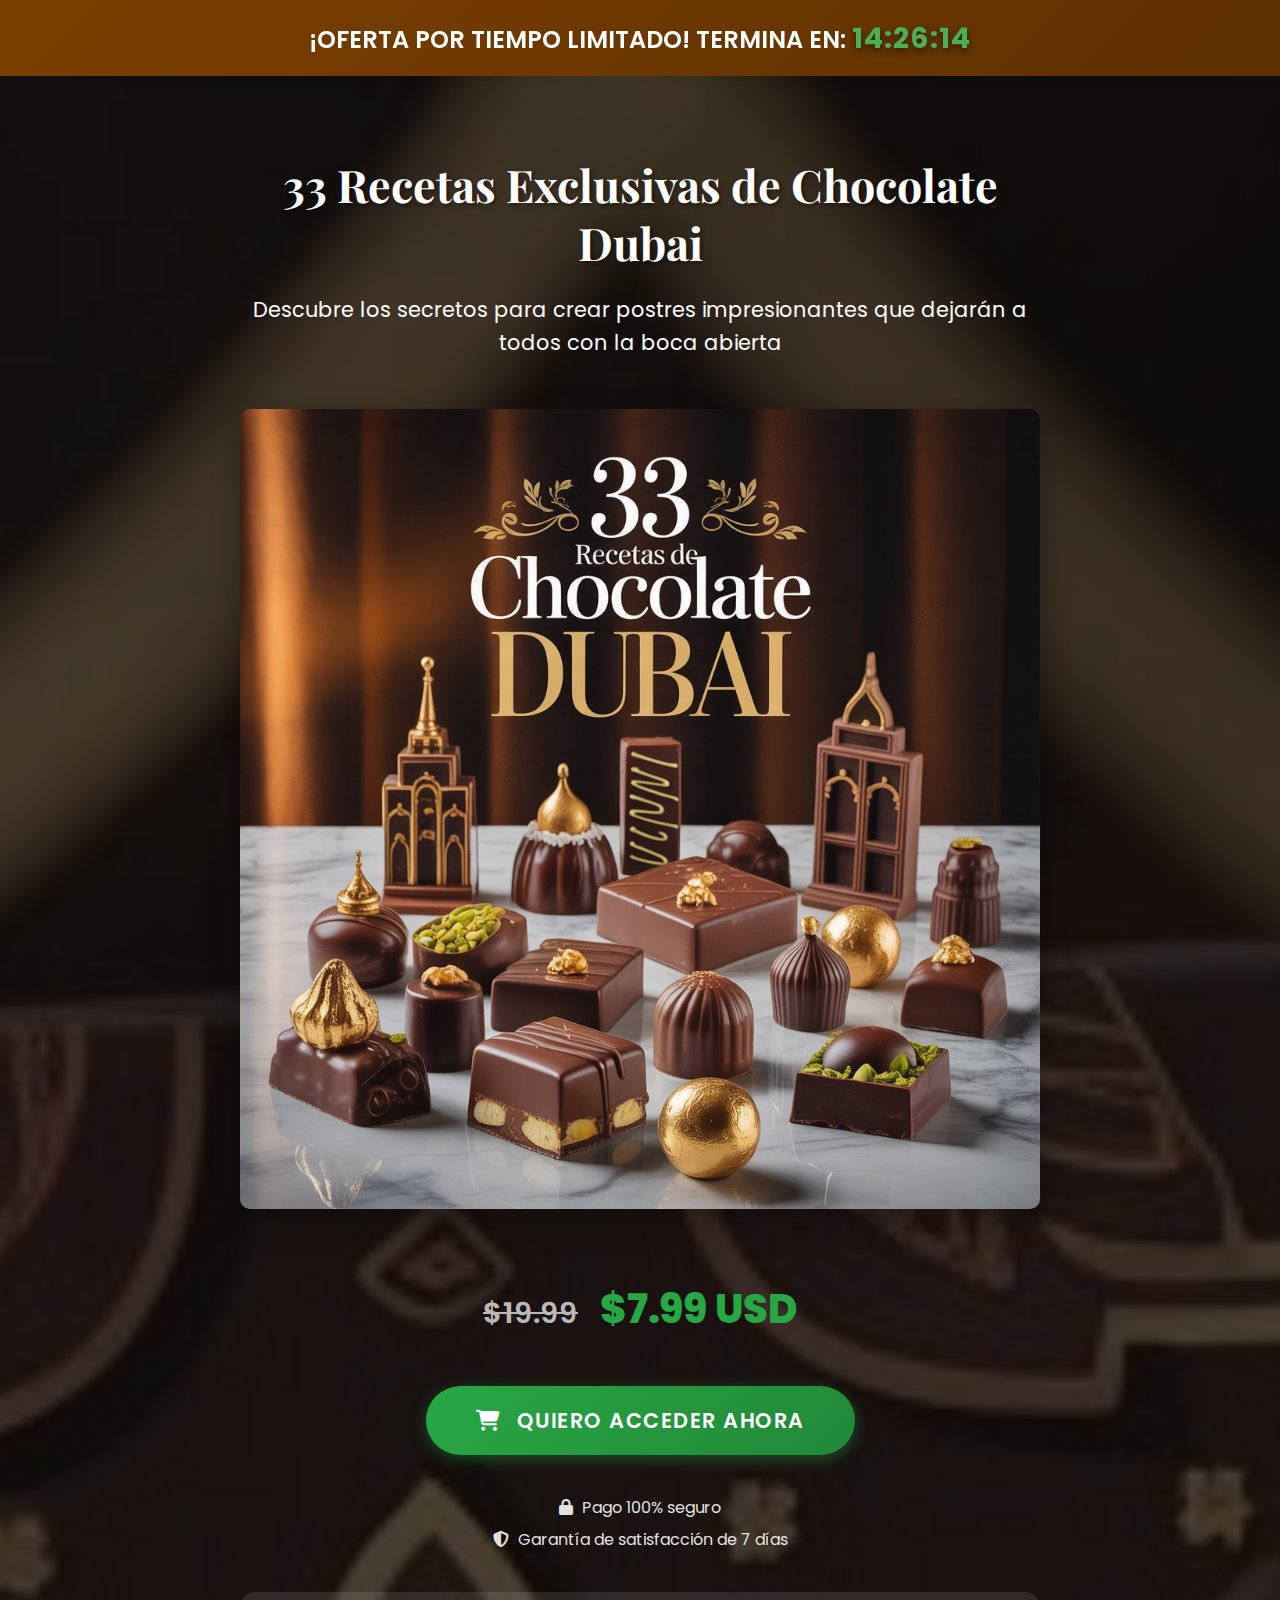
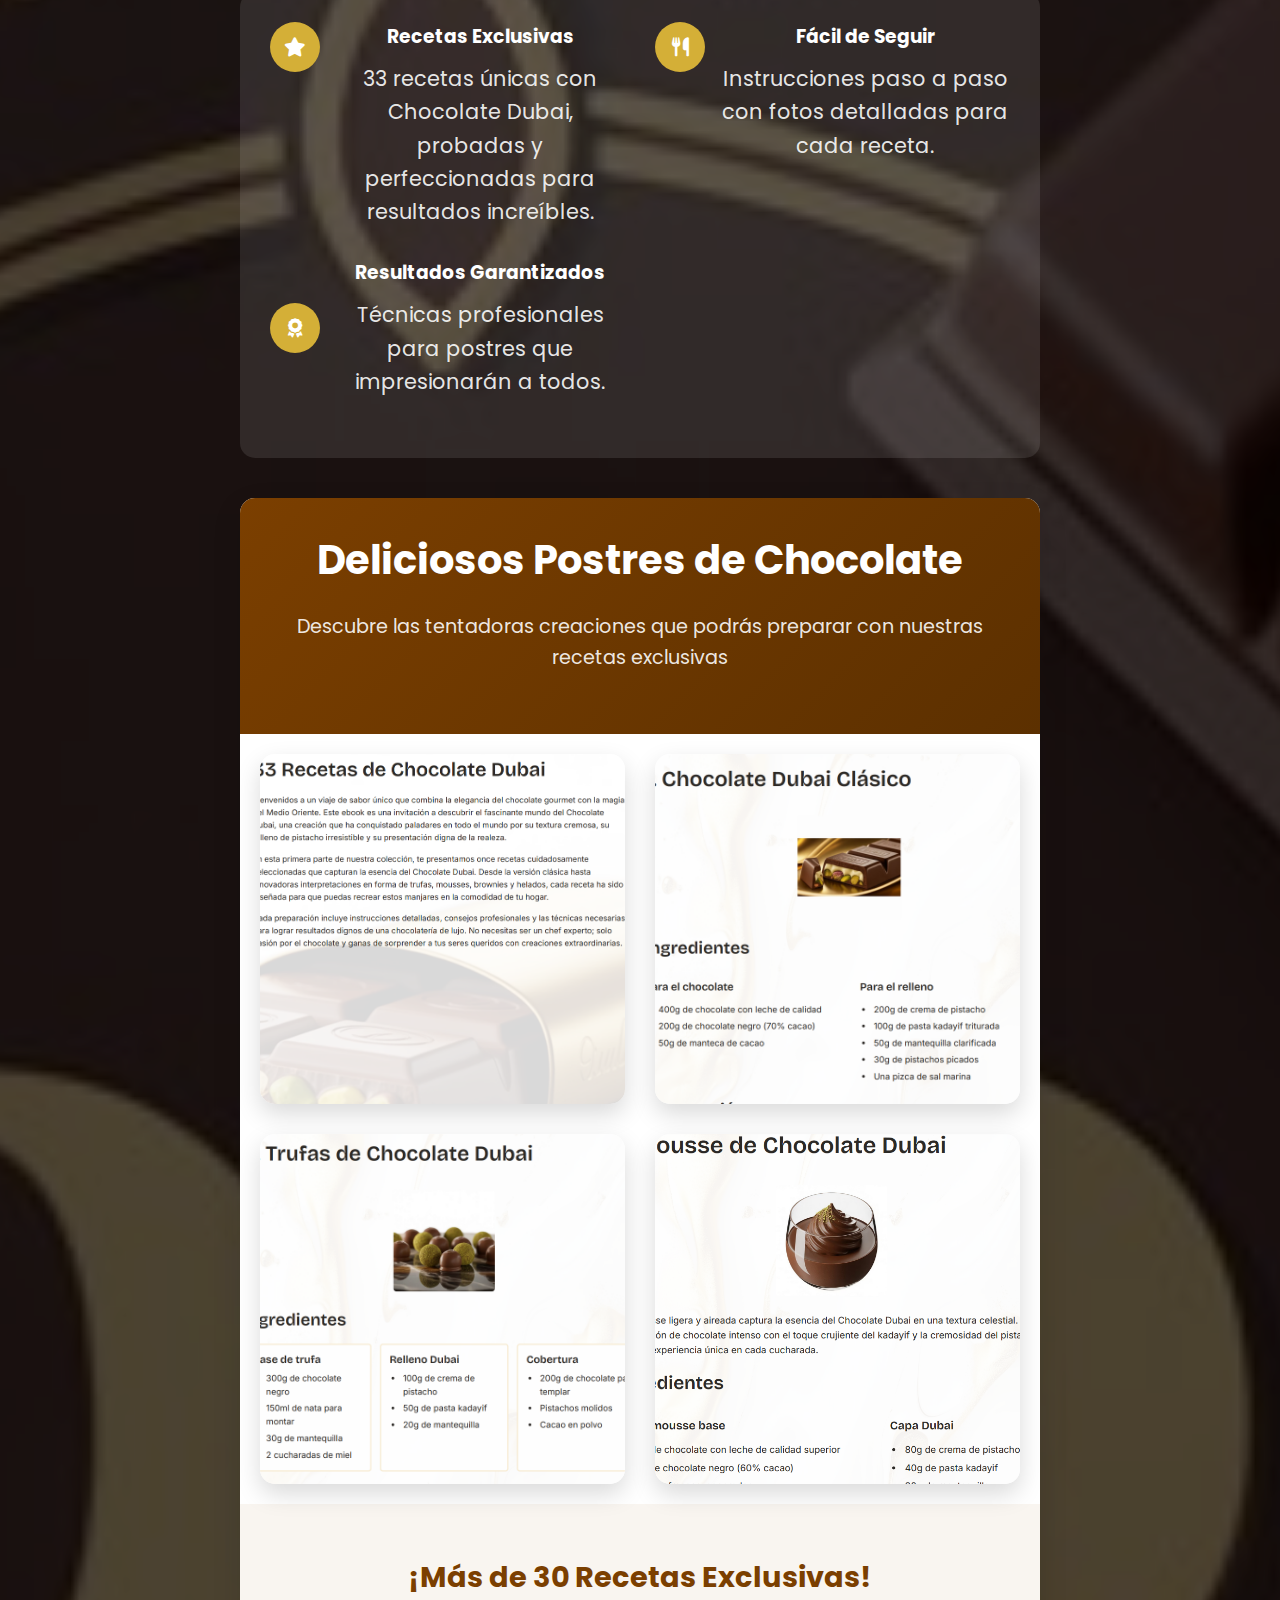
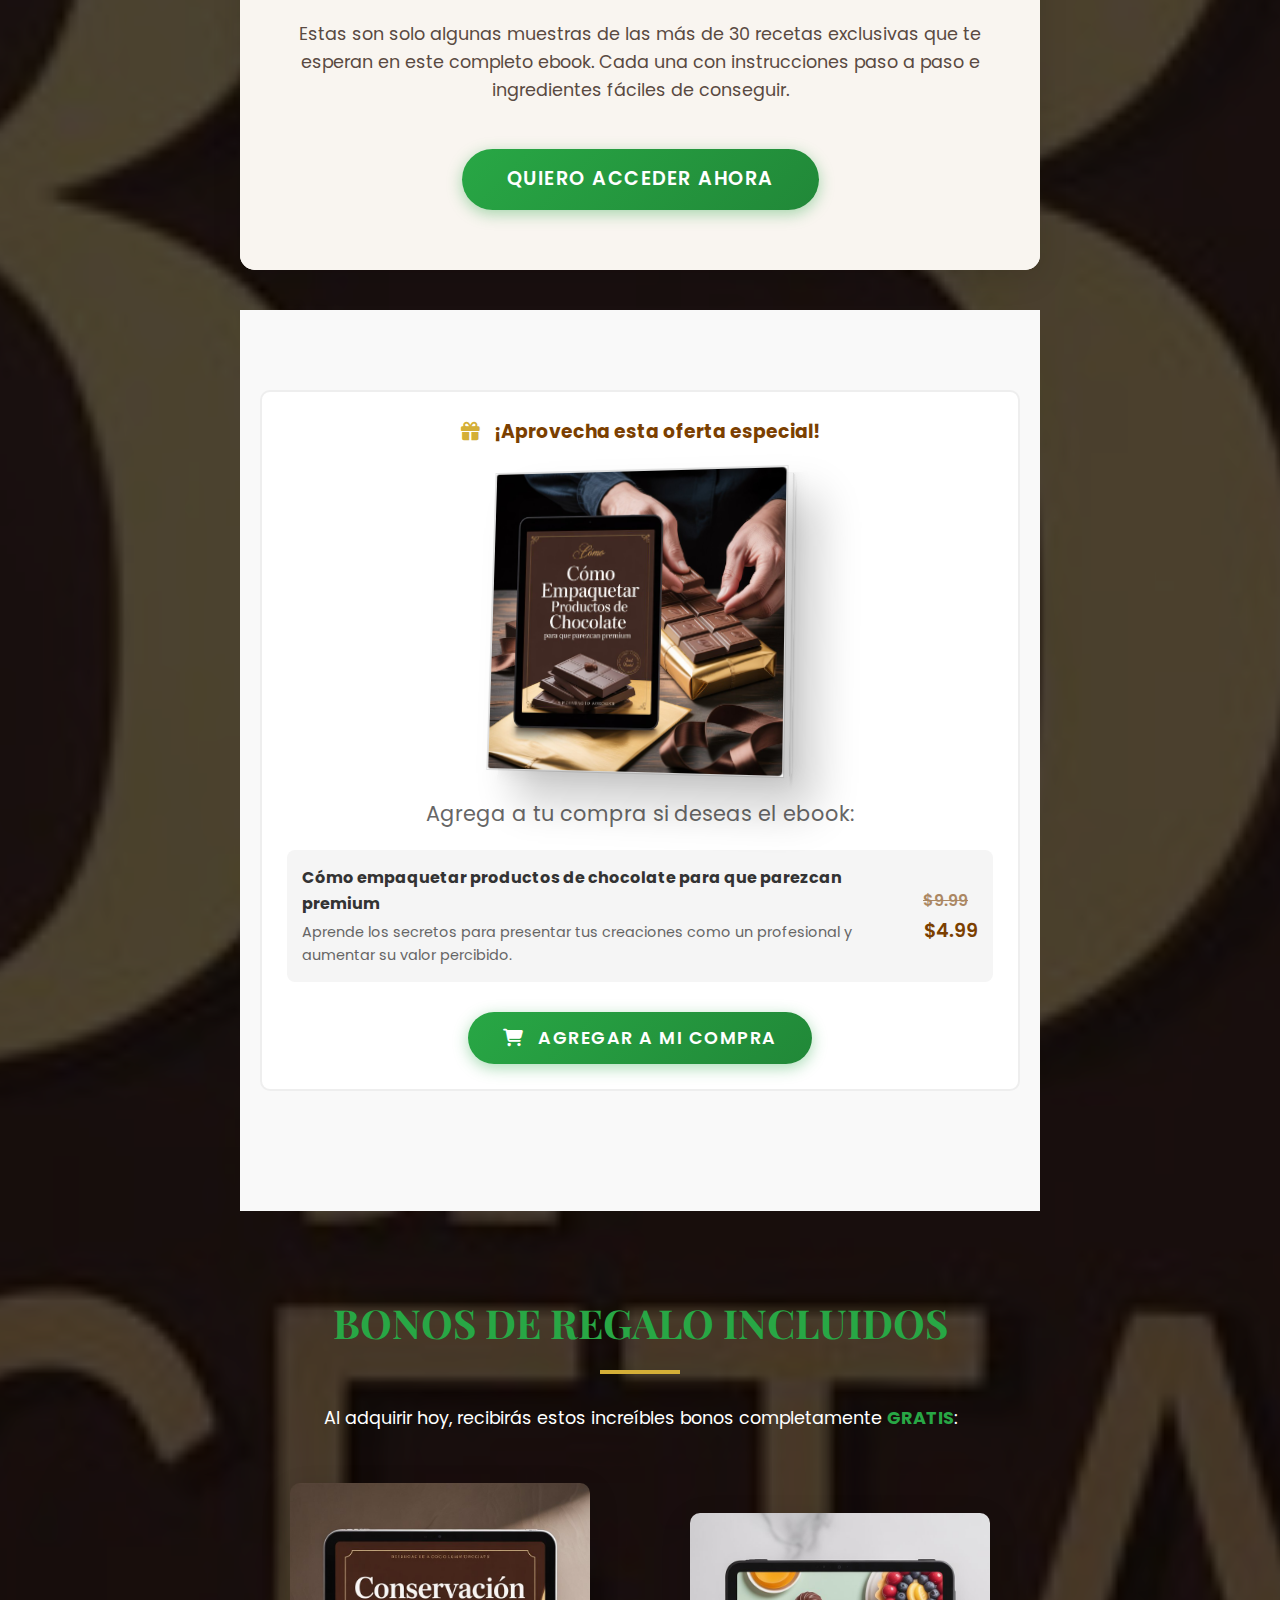
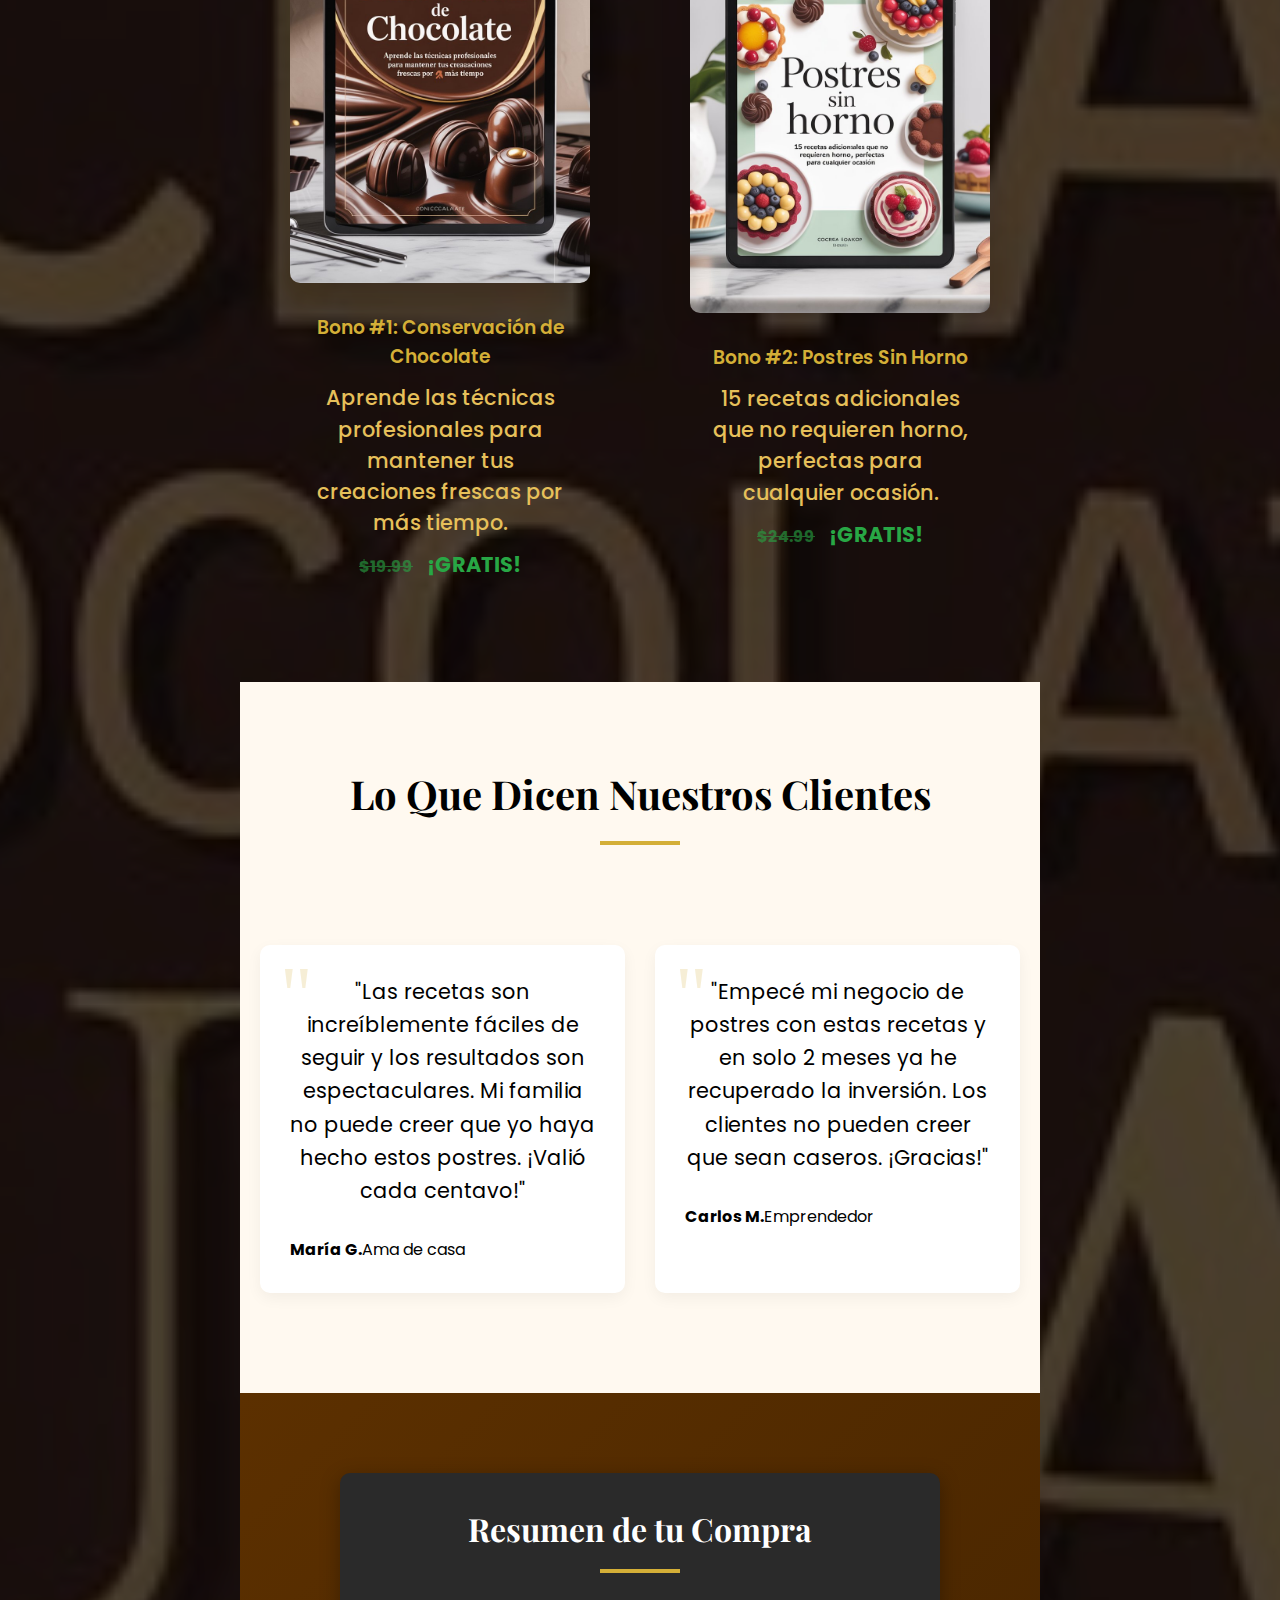
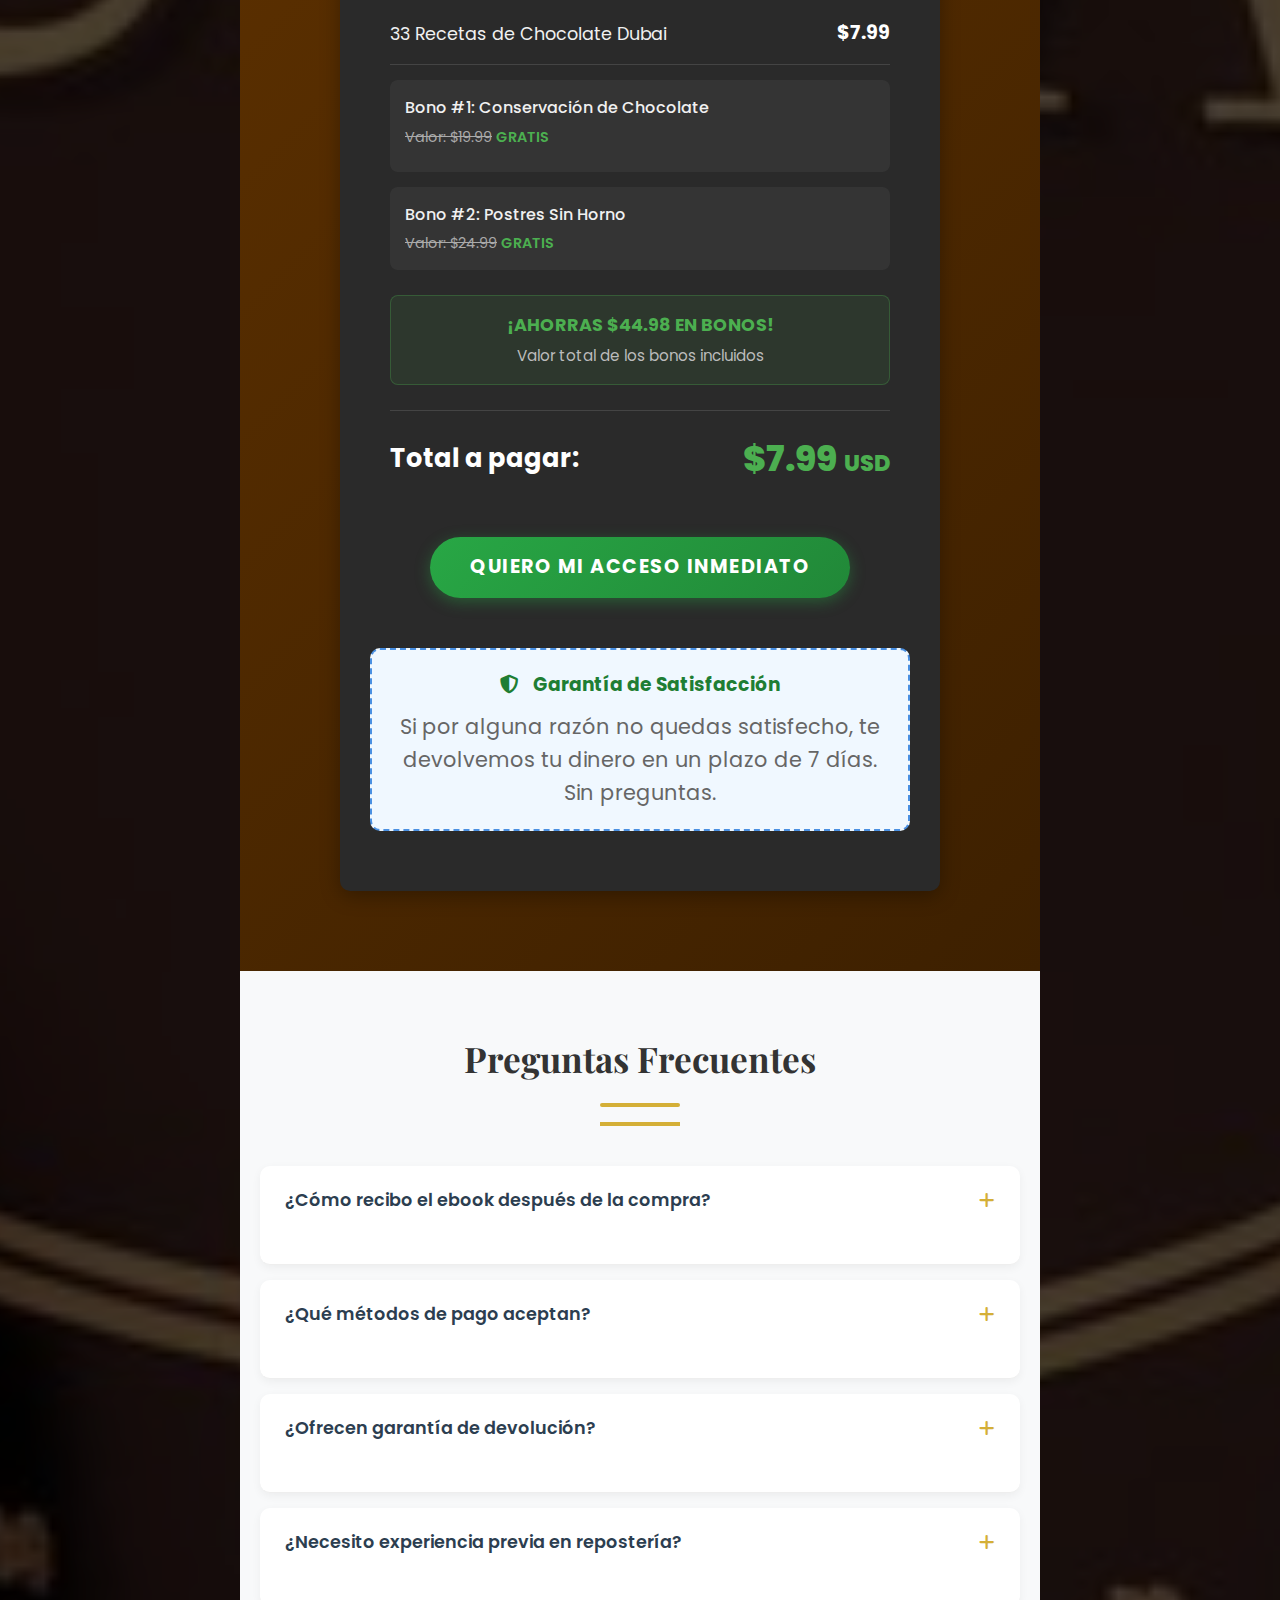
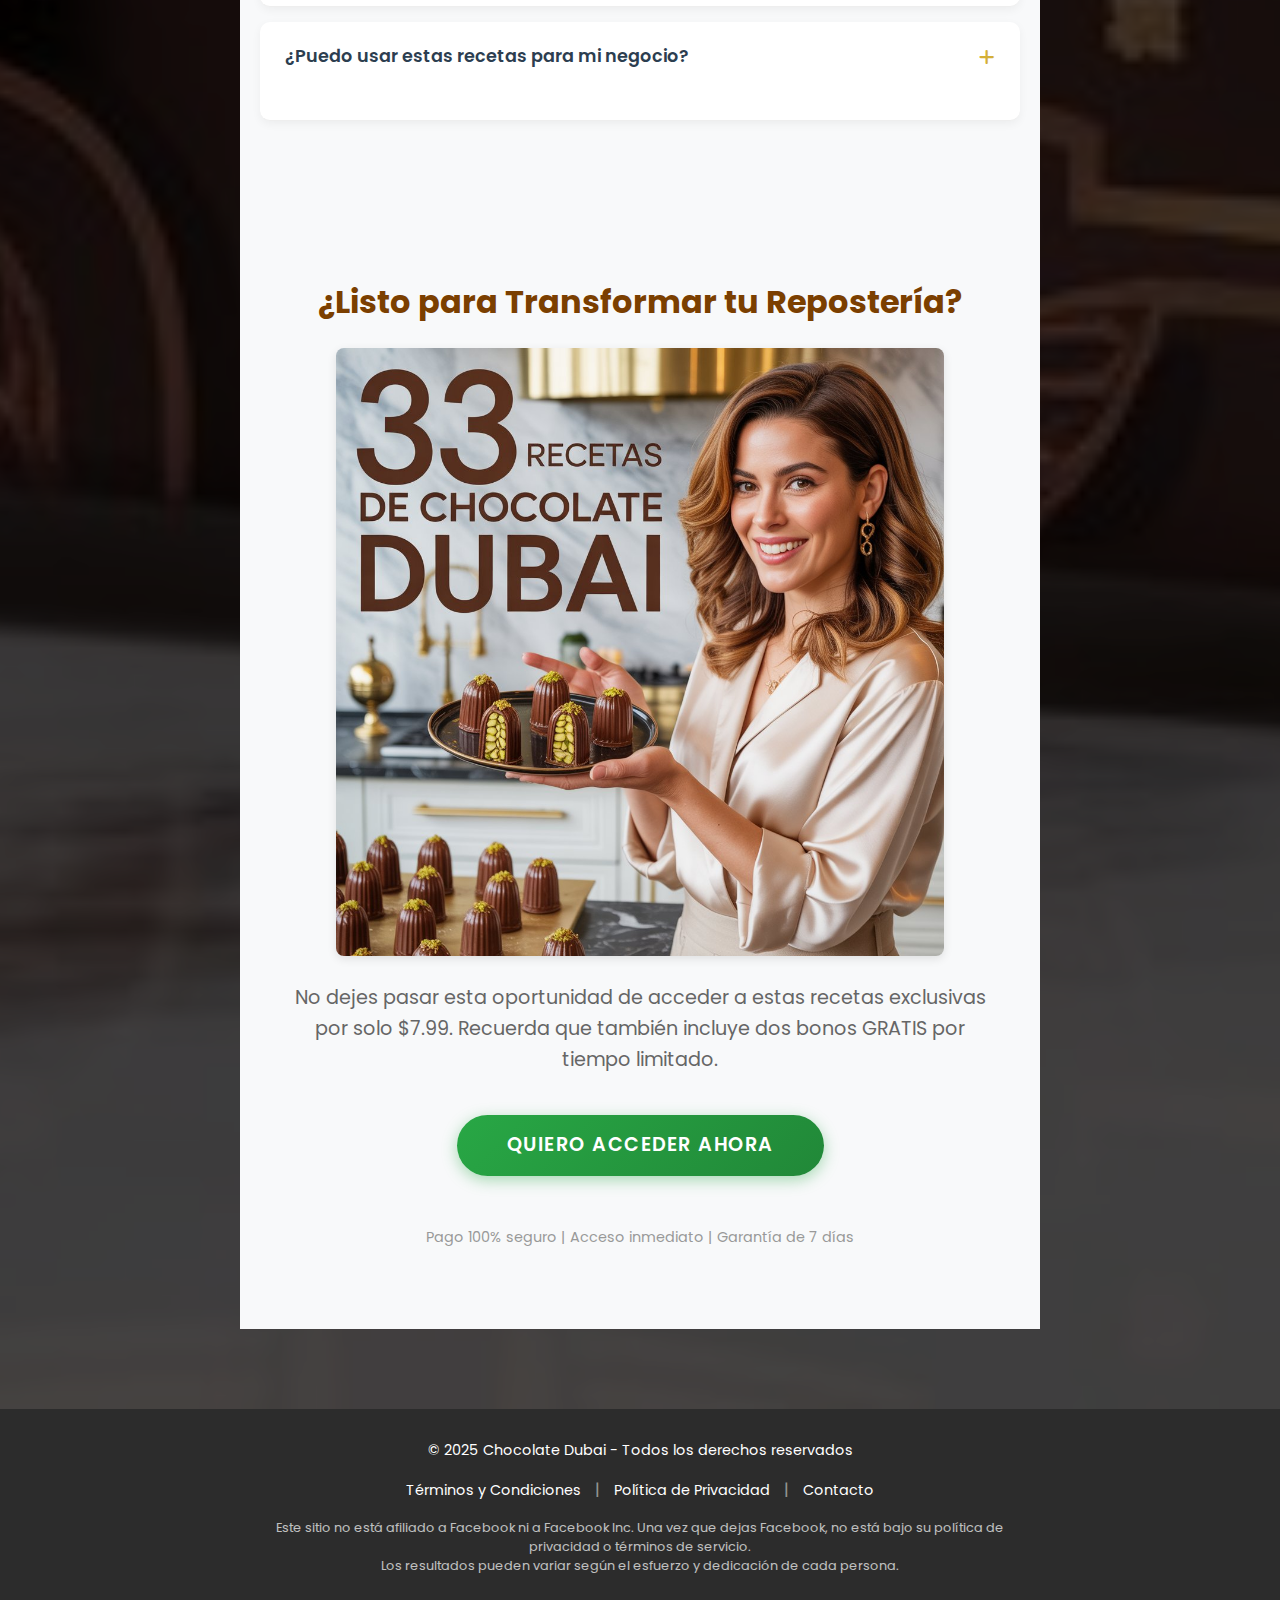
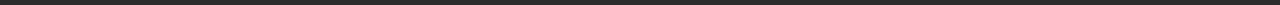
<file: index.html>
<!DOCTYPE html>
<html lang="es">
<head>
    <meta charset="UTF-8">
    <meta name="viewport" content="width=device-width, initial-scale=1.0">
    <title>33 Recetas Exclusivas de Chocolate Dubai | ¡Delicias que Sorprenderán!</title>
    <meta name="description" content="Descubre los secretos del Chocolate Dubai con 33 recetas exclusivas. ¡Transforma tu repostería con estos deliciosos postres fáciles de preparar!">
    
    <!-- Google Fonts -->
    <link rel="preconnect" href="https://fonts.googleapis.com">
    <link rel="preconnect" href="https://fonts.gstatic.com" crossorigin>
    <link href="https://fonts.googleapis.com/css2?family=Poppins:wght@300;400;500;600;700&family=Playfair+Display:wght@400;500;600;700&display=swap" rel="stylesheet">
    
    <!-- Font Awesome -->
    <link rel="stylesheet" href="https://cdnjs.cloudflare.com/ajax/libs/font-awesome/6.4.0/css/all.min.css">
    
    <style>
        :root {
            --primary: #7B3F00;        /* Rich Chocolate Brown */
            --primary-hover: #5c3000;  /* Darker Brown */
            --secondary: #D4AF37;      /* Gold */
            --dark: #4a2c12;          /* Dark Brown */
            --light: #fff9f0;         /* Light Beige */
            --white: #ffffff;
            --danger: #dc3545;        /* For countdown */
        }
        
        * {
            margin: 0;
            padding: 0;
            box-sizing: border-box;
        }
        
        body {
            font-family: 'Poppins', sans-serif;
            line-height: 1.6;
            color: var(--dark);
            background-color: var(--white);
            overflow-x: hidden;
        }
        
        .container {
            max-width: 1140px;
            margin: 0 auto;
            padding: 0 20px;
        }
        
        /* Header */
        .header {
            background: linear-gradient(rgba(0, 0, 0, 0.7), rgba(0, 0, 0, 0.7)), url('Imagenes/Portada principal.jpeg') no-repeat center center/cover;
            min-height: 100vh;
            display: flex;
            align-items: center;
            text-align: center;
            color: white;
            position: relative;
            padding: 80px 0;
        }
        
        .header-content {
            max-width: 800px;
            margin: 0 auto;
            position: relative;
            z-index: 2;
        }
        
        .header h1 {
            font-family: 'Playfair Display', serif;
            font-size: 2.8rem;
            margin-bottom: 20px;
            text-shadow: 2px 2px 4px rgba(0,0,0,0.5);
            line-height: 1.3;
        }
        
        .header p {
            font-size: 1.3rem;
            margin-bottom: 30px;
            line-height: 1.6;
        }
        
        /* Countdown */
        .countdown-bar {
            background: linear-gradient(135deg, #7B3F00, #5c3000);
            color: white;
            padding: 15px 0;
            text-align: center;
            position: sticky;
            top: 0;
            z-index: 1000;
            box-shadow: 0 2px 10px rgba(0,0,0,0.1);
        }
        
        .countdown-timer {
            font-weight: 700;
            color: #4caf50;
            font-size: 1.8rem;
            text-shadow: 0 3px 6px rgba(0,0,0,0.5);
            letter-spacing: 1px;
        }
        
        /* Buttons */
        .btn {
            display: inline-block;
            background: linear-gradient(135deg, #28a745, #218838);
            color: white !important;
            padding: 15px 40px;
            border-radius: 50px;
            text-decoration: none;
            font-weight: 600;
            font-size: 1.1rem;
            text-transform: uppercase;
            letter-spacing: 1.5px;
            transition: all 0.3s ease;
            border: none;
            cursor: pointer;
            margin: 10px 5px;
            box-shadow: 0 4px 15px rgba(40, 167, 69, 0.4);
        }
        
        .btn:hover {
            background: linear-gradient(135deg, #218838, #1e7e34);
            transform: translateY(-3px);
            box-shadow: 0 6px 20px rgba(40, 167, 69, 0.6);
        }
        
        .btn:active {
            transform: translateY(1px);
            box-shadow: 0 2px 10px rgba(40, 167, 69, 0.4);
        }
        
        /* Sections */
        .section {
            padding: 80px 0;
        }
        
        .section-title {
            font-family: 'Playfair Display', serif;
            font-size: 2.5rem;
            margin-bottom: 30px;
            position: relative;
            display: inline-block;
            text-align: center;
            width: 100%;
        }
        
        .section-title:after {
            content: '';
            display: block;
            width: 80px;
            height: 4px;
            background: var(--secondary);
            margin: 15px auto 0;
        }
        
        /* Features */
        .features {
            display: grid;
            grid-template-columns: repeat(auto-fit, minmax(300px, 1fr));
            gap: 30px;
            margin: 50px 0;
        }
        
        .feature {
            background: white;
            padding: 30px;
            border-radius: 10px;
            box-shadow: 0 5px 15px rgba(0,0,0,0.05);
            text-align: center;
            transition: transform 0.3s ease;
        }
        
        .feature:hover {
            transform: translateY(-10px);
        }
        
        .feature i {
            font-size: 2.5rem;
            color: var(--secondary);
            margin-bottom: 20px;
        }
        
        /* Testimonials */
        .testimonials {
            background-color: var(--light);
        }
        
        .testimonial {
            background: white;
            padding: 30px;
            border-radius: 10px;
            box-shadow: 0 5px 15px rgba(0,0,0,0.05);
            margin: 20px 0;
            position: relative;
        }
        
        .testimonial:before {
            content: '"';
            font-family: Georgia, serif;
            font-size: 5rem;
            color: var(--secondary);
            position: absolute;
            left: 20px;
            top: 10px;
            line-height: 1;
            opacity: 0.2;
        }
        
        .testimonial-content {
            position: relative;
            z-index: 1;
        }
        
        .testimonial-author {
            display: flex;
            align-items: center;
            margin-top: 20px;
        }
        
        .testimonial-author img {
            width: 60px;
            height: 60px;
            border-radius: 50%;
            margin-right: 15px;
            object-fit: cover;
        }
        
        /* Price Box */
        .price-box {
            background: white;
            border-radius: 10px;
            padding: 40px;
            text-align: center;
            box-shadow: 0 10px 30px rgba(0,0,0,0.1);
            max-width: 600px;
            margin: 0 auto;
        }
        
        .price {
            font-size: 3.5rem;
            color: var(--primary);
            font-weight: 700;
            margin: 20px 0;
        }
        
        .old-price {
            text-decoration: line-through;
            opacity: 0.7;
            font-size: 1.5rem;
            margin-right: 10px;
        }
        
        /* Bonuses */
        .bonus {
            background: #f8f9fa;
            border-left: 4px solid var(--secondary);
            padding: 20px;
            margin: 20px 0;
            text-align: left;
            border-radius: 0 5px 5px 0;
        }
        
        /* Guarantee */
        .guarantee {
            background: #f0f8ff;
            border: 2px dashed #4a90e2;
            padding: 20px;
            border-radius: 10px;
            margin: 30px 0;
            text-align: center;
        }
        
        /* FAQ */
        .faq-item {
            margin-bottom: 20px;
            border-bottom: 1px solid #eee;
            padding-bottom: 20px;
        }
        
        .faq-question {
            font-weight: 600;
            margin-bottom: 10px;
            color: var(--dark);
            font-size: 1.2rem;
            cursor: pointer;
            display: flex;
            justify-content: space-between;
            align-items: center;
        }
        
        .faq-answer {
            display: none;
            padding: 10px 0;
        }
        
        .faq-answer.show {
            display: block;
        }
        
        /* Responsive */
        @media (max-width: 768px) {
            .header h1 {
                font-size: 2.2rem;
            }
            
            .header p {
                font-size: 1.1rem;
            }
            
            .section {
                padding: 60px 0;
            }
            
            .section-title {
                font-size: 2rem;
            }
            
            .price-box {
                padding: 20px;
            }
            
            .price {
                font-size: 2.5rem;
            }
        }
    </style>
</head>
<body>
    <!-- Countdown Bar -->
    <div class="countdown-bar">
        <div class="container">
            <p style="margin: 0; font-size: 1.5rem; font-weight: 600; color: white;">
                ¡OFERTA POR TIEMPO LIMITADO! TERMINA EN: 
                <span id="countdown" class="countdown-timer">23:59:59</span>
            </p>
        </div>
    </div>
    
    <!-- Header / Hero Section -->
    <header class="header">
        <div class="header-content">
            <h1>33 Recetas Exclusivas de Chocolate Dubai</h1>
            <p>Descubre los secretos para crear postres impresionantes que dejarán a todos con la boca abierta</p>
            <img src="Imagenes/ebook princial 1.jpeg" alt="33 Recetas de Chocolate Dubai" style="max-width: 100%; border-radius: 10px; margin: 20px 0; box-shadow: 0 10px 30px rgba(0,0,0,0.3);">
            
            <div style="margin: 40px 0;">
                <p style="font-size: 1.8rem; margin-bottom: 25px; font-weight: 600;">
                    <span style="text-decoration: line-through; opacity: 0.7; margin-right: 15px;">$19.99</span>
                    <span style="font-weight: 800; color: #28a745; font-size: 2.5rem;">$7.99 USD</span>
                </p>
                
                <a href="https://pay.hotmart.com/Y103203006C?checkoutMode=10" class="btn" id="main-cta" style="padding: 18px 50px; font-size: 1.3rem; margin: 20px 0; display: inline-block;">
                    <i class="fas fa-shopping-cart" style="margin-right: 10px;"></i> QUIERO ACCEDER AHORA
                </a>
                <p style="font-size: 1rem; margin: 20px 0 0; color: rgba(255,255,255,0.9);">
                    <i class="fas fa-lock" style="margin-right: 5px;"></i> Pago 100% seguro
                    <br>
                    <i class="fas fa-shield-alt" style="margin: 10px 5px 0 0;"></i> Garantía de satisfacción de 7 días
                </p>
                
            </div>
            
            <!-- Benefits with Icons -->
            <div style="background: rgba(255,255,255,0.1); border-radius: 15px; padding: 30px; margin: 40px 0;">
                <div style="display: grid; grid-template-columns: repeat(auto-fit, minmax(250px, 1fr)); gap: 30px; margin-bottom: 30px;">
                    <div style="display: flex; align-items: flex-start; gap: 15px;">
                        <div style="background: var(--secondary); width: 50px; height: 50px; border-radius: 50%; display: flex; align-items: center; justify-content: center; flex-shrink: 0;">
                            <i class="fas fa-star" style="color: #fff; font-size: 1.2rem;"></i>
                        </div>
                        <div>
                            <h3 style="margin: 0 0 10px 0; color: #fff;">Recetas Exclusivas</h3>
                            <p style="margin: 0; color: rgba(255,255,255,0.9);">33 recetas únicas con Chocolate Dubai, probadas y perfeccionadas para resultados increíbles.</p>
                        </div>
                    </div>
                    <div style="display: flex; align-items: flex-start; gap: 15px;">
                        <div style="background: var(--secondary); width: 50px; height: 50px; border-radius: 50%; display: flex; align-items: center; justify-content: center; flex-shrink: 0;">
                            <i class="fas fa-utensils" style="color: #fff; font-size: 1.2rem;"></i>
                        </div>
                        <div>
                            <h3 style="margin: 0 0 10px 0; color: #fff;">Fácil de Seguir</h3>
                            <p style="margin: 0; color: rgba(255,255,255,0.9);">Instrucciones paso a paso con fotos detalladas para cada receta.</p>
                        </div>
                    </div>
                    <div style="display: flex; align-items: center; justify-content: center; gap: 15px; text-align: center;">
                        <div style="background: var(--secondary); width: 50px; height: 50px; border-radius: 50%; display: flex; align-items: center; justify-content: center; flex-shrink: 0;">
                            <i class="fas fa-award" style="color: #fff; font-size: 1.2rem;"></i>
                        </div>
                        <div>
                            <h3 style="margin: 0 0 10px 0; color: #fff;">Resultados Garantizados</h3>
                            <p style="margin: 0; color: rgba(255,255,255,0.9);">Técnicas profesionales para postres que impresionarán a todos.</p>
                        </div>
                    </div>
                </div>
            </div>

            <!-- Ebook Preview with COLASH Images -->
            <div style="background: #fff; border-radius: 15px; overflow: hidden; box-shadow: 0 10px 30px rgba(0,0,0,0.1); margin: 40px 0;">
                <div style="padding: 30px; text-align: center; background: linear-gradient(135deg, #7B3F00, #5c3000);">
                    <h2 style="color: #fff; margin: 0 0 20px 0; font-size: 2.5rem;">Deliciosos Postres de Chocolate</h2>
                    <p style="color: rgba(255,255,255,0.9); max-width: 700px; margin: 0 auto 30px; font-size: 1.2rem;">
                        Descubre las tentadoras creaciones que podrás preparar con nuestras recetas exclusivas
                    </p>
                </div>
                
                <div id="ebook-preview" style="padding: 20px; margin: 0 auto; max-width: 1200px;">
                    <div style="display: grid; grid-template-columns: repeat(2, 1fr); gap: 30px;">
                        <!-- Larger dessert images without text overlays -->
                        <div style="position: relative; border-radius: 15px; overflow: hidden; box-shadow: 0 10px 25px rgba(0,0,0,0.15); transition: transform 0.3s ease;">
                            <img src="Imagenes/COLASH 1.png" alt="Postre de Chocolate 1" style="width: 100%; height: 350px; object-fit: cover; display: block;">
                        </div>
                        
                        <div style="position: relative; border-radius: 15px; overflow: hidden; box-shadow: 0 10px 25px rgba(0,0,0,0.15); transition: transform 0.3s ease;">
                            <img src="Imagenes/COLASH 2.png" alt="Postre de Chocolate 2" style="width: 100%; height: 350px; object-fit: cover; display: block;">
                        </div>
                        
                        <div style="position: relative; border-radius: 15px; overflow: hidden; box-shadow: 0 10px 25px rgba(0,0,0,0.15); transition: transform 0.3s ease;">
                            <img src="Imagenes/COLASH 3.png" alt="Postre de Chocolate 3" style="width: 100%; height: 350px; object-fit: cover; display: block;">
                        </div>
                        
                        <div style="position: relative; border-radius: 15px; overflow: hidden; box-shadow: 0 10px 25px rgba(0,0,0,0.15); transition: transform 0.3s ease;">
                            <img src="Imagenes/COLASH 4.png" alt="Postre de Chocolate 4" style="width: 100%; height: 350px; object-fit: cover; display: block;">
                        </div>
                    </div>
                </div>
                
                <div style="padding: 30px; text-align: center; background: #f9f5f0;">
                    <div style="padding: 20px 0; text-align: center; max-width: 800px; margin: 0 auto;">
                        <h3 style="margin: 0 0 20px 0; color: var(--primary); font-size: 1.8rem;">¡Más de 30 Recetas Exclusivas!</h3>
                        <p style="margin: 0 0 25px 0; color: #5a4a42; font-size: 1.1rem; line-height: 1.6;">
                            Estas son solo algunas muestras de las más de 30 recetas exclusivas que te esperan en este completo ebook. 
                            Cada una con instrucciones paso a paso e ingredientes fáciles de conseguir.
                        </p>
                        <a href="https://pay.hotmart.com/Y103203006C?checkoutMode=10" class="btn" style="font-size: 1.2rem; padding: 15px 45px; margin: 20px 0 10px; display: inline-block;">
                            QUIERO ACCEDER AHORA
                        </a>
                    </div>
                </div>
            </div>
            
            <!-- Order Bump -->
            <section class="section" style="background-color: #f9f9f9;">
                <div class="container">
                    <div style="max-width: 800px; margin: 0 auto; text-align: center;">
                        <div style="background: white; border: 2px solid #eee; border-radius: 10px; padding: 25px; margin-bottom: 40px; text-align: center;">
                            <h3 style="margin: 0 0 15px 0; color: var(--primary);">
                                <i class="fas fa-gift" style="color: var(--secondary); margin-right: 10px;"></i>
                                ¡Aprovecha esta oferta especial!
                            </h3>
                            <div style="margin: 25px 0; max-width: 100%; position: relative; perspective: 1500px;">
                                <div style="position: relative; transform-style: preserve-3d; transform: rotateY(-15deg) rotateX(5deg); max-width: 300px; margin: 0 auto;">
                                    <div style="position: relative; box-shadow: 30px 30px 40px rgba(0,0,0,0.2), 0 0 0 1px rgba(0,0,0,0.1); transform: translateZ(20px); transition: transform 0.5s ease;">
                                        <img src="Imagenes/ORDER BUMPS.jpeg" alt="Oferta Especial" style="width: 100%; height: auto; display: block; border-radius: 3px 5px 5px 3px; border: 1px solid rgba(0,0,0,0.1);">
                                        <div style="position: absolute; top: 0; left: 0; width: 100%; height: 100%; box-shadow: inset 0 0 30px rgba(0,0,0,0.1); pointer-events: none; border-radius: 3px 5px 5px 3px;"></div>
                                    </div>
                                    <div style="position: absolute; top: 0; right: -15px; width: 15px; height: 100%; background: linear-gradient(90deg, #e0e0e0, #f5f5f5); transform: rotateY(90deg) translateX(15px); transform-origin: left center; border-radius: 0 5px 5px 0; box-shadow: 5px 5px 10px rgba(0,0,0,0.1);"></div>
                                    <div style="position: absolute; top: 0; right: 0; width: 100%; height: 100%; background: #f8f8f8; transform: translateZ(-10px); border-radius: 3px; box-shadow: 0 0 20px rgba(0,0,0,0.1);"></div>
                                </div>
                            </div>
                            <p style="margin: 20px 0; color: #666;">
                                Agrega a tu compra si deseas el ebook:
                            </p>
                            
                            <div style="display: flex; align-items: center; justify-content: space-between; background: #f5f5f5; border-radius: 8px; padding: 15px; margin-bottom: 20px; text-align: left;">
                                <div style="display: flex; align-items: center;">
                                    <div>
                                        <h4 style="margin: 0 0 5px 0; color: #333;">Cómo empaquetar productos de chocolate para que parezcan premium</h4>
                                        <p style="margin: 0; color: #666; font-size: 0.9rem;">Aprende los secretos para presentar tus creaciones como un profesional y aumentar su valor percibido.</p>
                                    </div>
                                </div>
                                <div style="text-align: right;">
                                    <p style="margin: 0; font-size: 1.2rem; font-weight: 600; color: var(--primary);">
                                        <span style="text-decoration: line-through; opacity: 0.6; font-size: 1rem; margin-right: 10px;">$9.99</span>
                                        $4.99
                                    </p>
                                </div>
                            </div>
                            
                            <a href="https://pay.hotmart.com/Y103203006C?checkoutMode=10" class="btn" style="font-size: 1.1rem; padding: 12px 35px; margin: 10px 0 0; display: inline-block;">
                                <i class="fas fa-shopping-cart" style="margin-right: 8px;"></i> AGREGAR A MI COMPRA
                            </a>
                        </div>
                    </div>
                </div>
            </section>
            
            <!-- Bonuses Section -->
            <section class="section" id="bonuses">
                <div class="container">
                    <h2 class="section-title" style="color: #28a745; text-transform: uppercase;">BONOS DE REGALO INCLUIDOS</h2>
                    <p class="text-center" style="max-width: 700px; margin: 0 auto 50px; font-size: 1.1rem;">
                        Al adquirir hoy, recibirás estos increíbles bonos completamente <strong style="color: #28a745;">GRATIS</strong>:
                    </p>
                   
                    <div style="display: grid; grid-template-columns: repeat(auto-fit, minmax(300px, 1fr)); gap: 40px; margin-top: 40px; align-items: center;">
                        <!-- Bono 1 -->
                        <div class="book-3d" style="margin: 0 auto; max-width: 300px;">
                            <div style="position: relative; width: 100%; height: 400px; overflow: hidden; border-radius: 10px; box-shadow: 0 10px 30px rgba(0,0,0,0.15);">
                                <img src="Imagenes/Bono 1.jpeg" alt="Bono 1: Conservación de Chocolate" style="width: 100%; height: 100%; object-fit: cover;">
                            </div>
                            <div style="padding: 10px 20px 20px; text-align: center;">
                                <h3 style="margin: 20px 0 10px; color: #D4AF37; font-weight: 600; text-shadow: 0 1px 2px rgba(0,0,0,0.2);">Bono #1: Conservación de Chocolate</h3>
                                <p style="margin: 0 0 10px; color: #E6C05A; line-height: 1.5; font-weight: 500;">Aprende las técnicas profesionales para mantener tus creaciones frescas por más tiempo.</p>
                                <p style="margin: 0; font-size: 1.3rem; font-weight: 700; color: #28a745;">
                                    <span style="text-decoration: line-through; opacity: 0.6; font-size: 1rem; margin-right: 10px;">$19.99</span>
                                    ¡GRATIS!
                                </p>
                            </div>
                        </div>

                        <!-- Bono 2 -->
                        <div class="book-3d" style="margin: 0 auto; max-width: 300px;">
                            <div style="position: relative; width: 100%; height: 400px; overflow: hidden; border-radius: 10px; box-shadow: 0 10px 30px rgba(0,0,0,0.15);">
                                <img src="Imagenes/Bono 2.jpeg" alt="Bono 2: Postres Sin Horno" style="width: 100%; height: 100%; object-fit: cover;">
                            </div>
                            <div style="padding: 10px 20px 20px; text-align: center;">
                                <h3 style="margin: 20px 0 10px; color: #D4AF37; font-weight: 600; text-shadow: 0 1px 2px rgba(0,0,0,0.2);">Bono #2: Postres Sin Horno</h3>
                                <p style="margin: 0 0 10px; color: #E6C05A; line-height: 1.5; font-weight: 500;">15 recetas adicionales que no requieren horno, perfectas para cualquier ocasión.</p>
                                <p style="margin: 0; font-size: 1.3rem; font-weight: 700; color: #28a745;">
                                    <span style="text-decoration: line-through; opacity: 0.6; font-size: 1rem; margin-right: 10px;">$24.99</span>
                                    ¡GRATIS!
                                </p>
                            </div>
                        </div>
                    </div>
                </div>
            </section>
            
            <!-- Testimonials -->
            <section class="section testimonials">
                <div class="container">
                    <h2 class="section-title" style="color: #000000;">Lo Que Dicen Nuestros Clientes</h2>
                    
                    <div style="display: grid; grid-template-columns: repeat(auto-fit, minmax(300px, 1fr)); gap: 30px; margin-top: 50px;">
                        <div class="testimonial">
                            <div class="testimonial-content" style="color: #000000;">
                                <p style="color: #000000;">"Las recetas son increíblemente fáciles de seguir y los resultados son espectaculares. Mi familia no puede creer que yo haya hecho estos postres. ¡Valió cada centavo!"</p>
                                <div class="testimonial-author" style="color: #000000;">
                                    <strong style="color: #000000;">María G.</strong>
                                    <span style="color: #000000;">Ama de casa</span>
                                </div>
                            </div>
                        </div>
                        
                        <div class="testimonial">
                            <div class="testimonial-content" style="color: #000000;">
                                <p style="color: #000000;">"Empecé mi negocio de postres con estas recetas y en solo 2 meses ya he recuperado la inversión. Los clientes no pueden creer que sean caseros. ¡Gracias!"</p>
                                <div class="testimonial-author" style="color: #000000;">
                                    <strong style="color: #000000;">Carlos M.</strong>
                                    <span style="color: #000000;">Emprendedor</span>
                                </div>
                            </div>
                        </div>
                    </div>
                </div>
            </section>
            
            <!-- Final CTA -->
            <section class="section" style="background: linear-gradient(135deg, #5c3000, #3d2000); color: white;">
                <div class="container">
                    <div class="price-box" style="background: #2a2a2a; border-radius: 10px; padding: 30px; box-shadow: 0 5px 20px rgba(0,0,0,0.3);">
                        <h2 class="section-title" style="color: #fff; text-align: center; margin-bottom: 30px; font-size: 2rem;">Resumen de tu Compra</h2>
                        
                        <div style="text-align: left; max-width: 500px; margin: 0 auto 30px; color: #f0f0f0;">
                            <div style="display: flex; justify-content: space-between; margin-bottom: 15px; padding: 15px 0; border-bottom: 1px solid #444; align-items: center;">
                                <span style="font-size: 1.1rem;">33 Recetas de Chocolate Dubai</span>
                                <span style="font-weight: 700; font-size: 1.2rem; color: #fff;">$7.99</span>
                            </div>
                            
                            <div style="background: rgba(255,255,255,0.05); border-radius: 8px; padding: 15px; margin-bottom: 15px;">
                                <div style="display: flex; justify-content: space-between; margin-bottom: 8px;">
                                    <div>
                                        <div style="font-weight: 500;">Bono #1: Conservación de Chocolate</div>
                                        <div style="font-size: 0.9rem; color: #aaa; margin-top: 5px;">
                                            <s>Valor: $19.99</s> <span style="color: #4CAF50; font-weight: 600;">GRATIS</span>
                                        </div>
                                    </div>
                                </div>
                            </div>
                            
                            <div style="background: rgba(255,255,255,0.05); border-radius: 8px; padding: 15px; margin-bottom: 20px;">
                                <div style="display: flex; justify-content: space-between;">
                                    <div>
                                        <div style="font-weight: 500;">Bono #2: Postres Sin Horno</div>
                                        <div style="font-size: 0.9rem; color: #aaa; margin-top: 5px;">
                                            <s>Valor: $24.99</s> <span style="color: #4CAF50; font-weight: 600;">GRATIS</span>
                                        </div>
                                    </div>
                                </div>
                            </div>
                            
                            <div style="background: rgba(76, 175, 80, 0.1); border: 1px solid rgba(76, 175, 80, 0.3); padding: 15px; border-radius: 8px; margin: 25px 0 20px; text-align: center;">
                                <div style="font-weight: 700; color: #4CAF50; font-size: 1.1rem;">¡AHORRAS $44.98 EN BONOS!</div>
                                <div style="font-size: 0.95rem; color: #bbb; margin-top: 5px;">Valor total de los bonos incluidos</div>
                            </div>
                            
                            <div style="display: flex; justify-content: space-between; margin-top: 25px; padding-top: 20px; border-top: 1px solid #444; align-items: center;">
                                <span style="font-size: 1.6rem; font-weight: 700; color: #fff;">Total a pagar:</span>
                                <span style="font-size: 2.2rem; font-weight: 800; color: #4CAF50;">$7.99 <span style="font-size: 1.4rem;">USD</span></span>
                            </div>
                        </div>
                        
                        <a href="https://pay.hotmart.com/Y103203006C?checkoutMode=10" class="btn" style="background: linear-gradient(135deg, #28a745, #218838); color: #fff !important; font-weight: 700; font-size: 1.2rem; padding: 15px 40px; margin: 20px 0; display: inline-block;">
                            QUIERO MI ACCESO INMEDIATO
                        </a>
                        
                        <div class="guarantee">
                            <h3 style="margin: 0 0 10px 0; color: #1e7e34;">
                                <i class="fas fa-shield-alt" style="margin-right: 10px;"></i>
                                Garantía de Satisfacción
                            </h3>
                            <p style="margin: 0; color: #666;">
                                Si por alguna razón no quedas satisfecho, te devolvemos tu dinero en un plazo de 7 días. Sin preguntas.
                            </p>
                        </div>
                    </div>
                </div>
            </section>
            
            <!-- FAQ -->
            <section class="section" style="background: #f8f9fa; padding: 60px 0;">
                <div class="container">
                    <h2 class="section-title" style="text-align: center; color: #333; margin-bottom: 40px; font-size: 2.2rem; position: relative; display: inline-block; left: 50%; transform: translateX(-50%);">
                        Preguntas Frecuentes
                        <span style="display: block; width: 80px; height: 4px; background: #D4AF37; margin: 15px auto 0; border-radius: 2px;"></span>
                    </h2>
                    
                    <div class="faq-container" style="max-width: 900px; margin: 0 auto;">
                        <div class="faq-item" style="background: #fff; border-radius: 10px; box-shadow: 0 3px 10px rgba(0,0,0,0.05); margin-bottom: 15px; overflow: hidden;">
                            <div class="faq-question" style="padding: 20px 25px; cursor: pointer; display: flex; justify-content: space-between; align-items: center; transition: all 0.3s ease;">
                                <span style="font-size: 1.1rem; font-weight: 600; color: #2c3e50; margin-right: 15px;">¿Cómo recibo el ebook después de la compra?</span>
                                <i class="fas fa-plus" style="color: #D4AF37; font-size: 1.1rem; transition: transform 0.3s ease;"></i>
                            </div>
                            <div class="faq-answer" style="max-height: 0; overflow: hidden; transition: max-height 0.3s ease; background: #f8f9fa;">
                                <div style="padding: 0 25px 25px; color: #555; line-height: 1.6;">
                                    <p>Inmediatamente después de completar tu compra, recibirás un correo electrónico con instrucciones para acceder a tu área de miembros. No hay descargas necesarias, podrás acceder a todo el contenido en línea desde cualquier dispositivo.</p>
                                </div>
                            </div>
                        </div>
                        
                        <div class="faq-item" style="background: #fff; border-radius: 10px; box-shadow: 0 3px 10px rgba(0,0,0,0.05); margin-bottom: 15px; overflow: hidden;">
                            <div class="faq-question" style="padding: 20px 25px; cursor: pointer; display: flex; justify-content: space-between; align-items: center; transition: all 0.3s ease;">
                                <span style="font-size: 1.1rem; font-weight: 600; color: #2c3e50; margin-right: 15px;">¿Qué métodos de pago aceptan?</span>
                                <i class="fas fa-plus" style="color: #D4AF37; font-size: 1.1rem; transition: transform 0.3s ease;"></i>
                            </div>
                            <div class="faq-answer" style="max-height: 0; overflow: hidden; transition: max-height 0.3s ease; background: #f8f9fa;">
                                <div style="padding: 0 25px 25px; color: #555; line-height: 1.6;">
                                    <p>Aceptamos todas las tarjetas de crédito y débito principales, PayPal y otros métodos de pago locales a través de la plataforma segura de Hotmart.</p>
                                </div>
                            </div>
                        </div>
                        
                        <div class="faq-item" style="background: #fff; border-radius: 10px; box-shadow: 0 3px 10px rgba(0,0,0,0.05); margin-bottom: 15px; overflow: hidden;">
                            <div class="faq-question" style="padding: 20px 25px; cursor: pointer; display: flex; justify-content: space-between; align-items: center; transition: all 0.3s ease;">
                                <span style="font-size: 1.1rem; font-weight: 600; color: #2c3e50; margin-right: 15px;">¿Ofrecen garantía de devolución?</span>
                                <i class="fas fa-plus" style="color: #D4AF37; font-size: 1.1rem; transition: transform 0.3s ease;"></i>
                            </div>
                            <div class="faq-answer" style="max-height: 0; overflow: hidden; transition: max-height 0.3s ease; background: #f8f9fa;">
                                <div style="padding: 0 25px 25px; color: #555; line-height: 1.6;">
                                    <p>Sí, ofrecemos una garantía de satisfacción de 7 días. Si por alguna razón no estás satisfecho con tu compra, simplemente envíanos un correo electrónico y te reembolsaremos tu dinero sin hacer preguntas.</p>
                                </div>
                            </div>
                        </div>
                        
                        <div class="faq-item" style="background: #fff; border-radius: 10px; box-shadow: 0 3px 10px rgba(0,0,0,0.05); margin-bottom: 15px; overflow: hidden;">
                            <div class="faq-question" style="padding: 20px 25px; cursor: pointer; display: flex; justify-content: space-between; align-items: center; transition: all 0.3s ease;">
                                <span style="font-size: 1.1rem; font-weight: 600; color: #2c3e50; margin-right: 15px;">¿Necesito experiencia previa en repostería?</span>
                                <i class="fas fa-plus" style="color: #D4AF37; font-size: 1.1rem; transition: transform 0.3s ease;"></i>
                            </div>
                            <div class="faq-answer" style="max-height: 0; overflow: hidden; transition: max-height 0.3s ease; background: #f8f9fa;">
                                <div style="padding: 0 25px 25px; color: #555; line-height: 1.6;">
                                    <p>¡Para nada! Nuestras recetas están diseñadas para todos los niveles, desde principiantes hasta reposteros experimentados. Incluimos instrucciones detalladas y consejos para asegurar tu éxito.</p>
                                </div>
                            </div>
                        </div>
                        
                        <div class="faq-item" style="background: #fff; border-radius: 10px; box-shadow: 0 3px 10px rgba(0,0,0,0.05); margin-bottom: 15px; overflow: hidden;">
                            <div class="faq-question" style="padding: 20px 25px; cursor: pointer; display: flex; justify-content: space-between; align-items: center; transition: all 0.3s ease;">
                                <span style="font-size: 1.1rem; font-weight: 600; color: #2c3e50; margin-right: 15px;">¿Puedo usar estas recetas para mi negocio?</span>
                                <i class="fas fa-plus" style="color: #D4AF37; font-size: 1.1rem; transition: transform 0.3s ease;"></i>
                            </div>
                            <div class="faq-answer" style="max-height: 0; overflow: hidden; transition: max-height 0.3s ease; background: #f8f9fa;">
                                <div style="padding: 0 25px 25px; color: #555; line-height: 1.6;">
                                    <p>¡Absolutamente! Muchos de nuestros estudiantes han comenzado exitosos negocios de repostería usando estas recetas. Incluso incluimos consejos sobre cómo presentar y vender tus creaciones.</p>
                                </div>
                            </div>
                        </div>
                    </div>
                </div>
            </section>
            
            <!-- Final CTA -->
            <section class="section" style="background-color: #f8f9fa;">
                <div class="container" style="text-align: center;">
                    <h2 style="margin: 0 0 20px 0; font-size: 2rem; color: var(--primary);">¿Listo para Transformar tu Repostería?</h2>
                    
                    <!-- Ebook Principal 2 Image -->
                    <div style="text-align: center; margin: 0 auto 20px; max-width: 80%;">
                        <img src="Imagenes/ebook princial 2.jpeg" alt="Ebook Principal 2" style="max-width: 100%; height: auto; border-radius: 8px; box-shadow: 0 3px 10px rgba(0,0,0,0.1);">
                    </div>
                    
                    <p style="font-size: 1.2rem; margin: 0 auto 30px; max-width: 700px; color: #666;">
                        No dejes pasar esta oportunidad de acceder a estas recetas exclusivas por solo $7.99. Recuerda que también incluye dos bonos GRATIS por tiempo limitado.
                    </p>
                    
                    <a href="https://pay.hotmart.com/Y103203006C?checkoutMode=10" class="btn" style="font-size: 1.2rem; padding: 15px 50px; margin: 10px 0 30px; display: inline-block;">
                        QUIERO ACCEDER AHORA
                    </a>
                    
                    <p style="font-size: 0.9rem; color: #999; margin: 20px 0 0;">
                        Pago 100% seguro | Acceso inmediato | Garantía de 7 días
                    </p>
                </div>
            </section>
        </div>
    </header>
    
    <!-- Footer -->
    <footer style="background-color: #2c2c2c; color: #fff; padding: 30px 0; text-align: center;">
        <div class="container">
            <p style="margin: 0 0 10px; font-size: 0.9rem;">© 2025 Chocolate Dubai - Todos los derechos reservados</p>
            <div style="margin: 15px 0;">
                <a href="#" style="color: #fff; margin: 0 10px; text-decoration: none; font-size: 0.9rem;">Términos y Condiciones</a>
                <span style="opacity: 0.5;">|</span>
                <a href="#" style="color: #fff; margin: 0 10px; text-decoration: none; font-size: 0.9rem;">Política de Privacidad</a>
                <span style="opacity: 0.5;">|</span>
                <a href="#" style="color: #fff; margin: 0 10px; text-decoration: none; font-size: 0.9rem;">Contacto</a>
            </div>
            <p style="font-size: 0.8rem; opacity: 0.7; margin: 20px 0 0; max-width: 800px; margin: 0 auto; line-height: 1.5;">
                Este sitio no está afiliado a Facebook ni a Facebook Inc. Una vez que dejas Facebook, no está bajo su política de privacidad o términos de servicio.<br>
                Los resultados pueden variar según el esfuerzo y dedicación de cada persona.
            </p>
        </div>
    </footer>
    
    <!-- Notification -->
    <div id="notification" class="notification" style="display: none;">
        <span class="notification-close">&times;</span>
        <p>¡María acaba de comprar el ebook desde Ciudad de México!</p>
    </div>
    
    <script>
        // Countdown Timer
        function updateCountdown() {
            const now = new Date();
            const endOfDay = new Date();
            endOfDay.setHours(23, 59, 59, 999);
            
            const diff = endOfDay - now;
            
            const hours = Math.floor((diff % (1000 * 60 * 60 * 24)) / (1000 * 60 * 60));
            const minutes = Math.floor((diff % (1000 * 60 * 60)) / (1000 * 60));
            const seconds = Math.floor((diff % (1000 * 60)) / 1000);
            
            document.getElementById('countdown').textContent = 
                `${hours.toString().padStart(2, '0')}:${minutes.toString().padStart(2, '0')}:${seconds.toString().padStart(2, '0')}`;
        }
        
        // Update countdown every second
        setInterval(updateCountdown, 1000);
        updateCountdown(); // Initial call
        
        // FAQ Toggle
        document.querySelectorAll('.faq-question').forEach(question => {
            question.addEventListener('click', () => {
                const answer = question.nextElementSibling;
                const icon = question.querySelector('i');
                
                // Toggle answer
                answer.classList.toggle('show');
                
                // Toggle icon
                if (icon.classList.contains('fa-plus')) {
                    icon.classList.remove('fa-plus');
                    icon.classList.add('fa-minus');
                } else {
                    icon.classList.remove('fa-minus');
                    icon.classList.add('fa-plus');
                }
                
                // Close other answers
                document.querySelectorAll('.faq-question').forEach(item => {
                    if (item !== question) {
                        item.nextElementSibling.classList.remove('show');
                        const itemIcon = item.querySelector('i');
                        itemIcon.classList.remove('fa-minus');
                        itemIcon.classList.add('fa-plus');
                    }
                });
            });
        });
        
        // Show random notification
        function showNotification() {
            const notifications = [
                '¡María acaba de comprar el ebook desde Ciudad de México!',
                '¡Juan acaba de comprar el ebook desde Buenos Aires!',
                '¡Ana acaba de comprar el ebook desde Madrid!',
                '¡Pedro acaba de comprar el ebook desde Bogotá!'
            ];
            
            const randomNotification = notifications[Math.floor(Math.random() * notifications.length)];
            const notification = document.getElementById('notification');
            const notificationText = notification.querySelector('p');
            
            notificationText.textContent = randomNotification;
            notification.classList.add('show');
            
            setTimeout(() => {
                notification.classList.remove('show');
            }, 5000);
        }
        
        // Show notification every 30-60 seconds
        setInterval(showNotification, Math.floor(Math.random() * 30000) + 30000);
        
        // Close notification
        document.querySelector('.notification-close').addEventListener('click', function() {
            this.parentElement.classList.remove('show');
        });
        
        // Initial notification after 5 seconds
        setTimeout(showNotification, 5000);
    </script>
</body>
</html>
</file>
